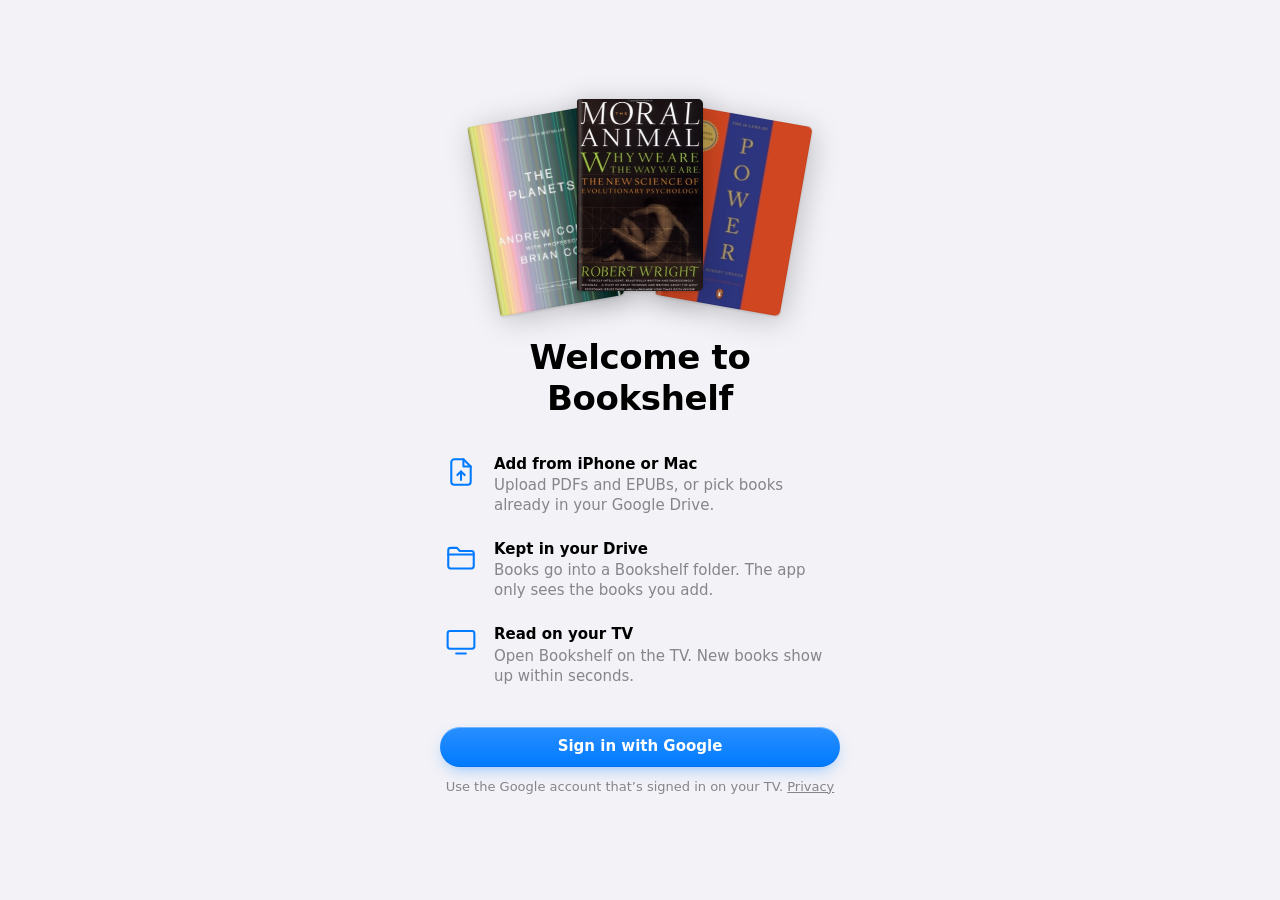
<file: drive/index.html>
<!DOCTYPE html>
<html lang="en">
<head>
    <meta charset="utf-8">
    <meta name="viewport" content="width=device-width, initial-scale=1, viewport-fit=cover">
    <meta name="color-scheme" content="light dark">
    <meta name="theme-color" content="#f2f2f7" media="(prefers-color-scheme: light)">
    <meta name="theme-color" content="#000000" media="(prefers-color-scheme: dark)">
    <meta name="apple-mobile-web-app-title" content="Bookshelf">
    <title>Bookshelf</title>
    <link rel="icon" href="icon.png">
    <link rel="apple-touch-icon" href="icon.png">
    <link rel="stylesheet" href="drive.css?v=6927600">
    <script src="config.js?v=6927600"></script>
    <script src="../tv/vendor/fflate.js?v=6927600"></script>
    <script src="../tv/js/drive-api.js?v=6927600"></script>
    <script src="../tv/js/bookmeta.js?v=6927600"></script>
    <script src="app.js?v=6927600" defer></script>
</head>
<body>
    <div id="navbar" class="navbar" aria-hidden="true"><span>Bookshelf</span></div>

    <main>
        <div id="loading" class="loading" hidden>
            <svg class="spinner" viewBox="0 0 24 24" aria-label="Loading"><g stroke-width="2.2" stroke-linecap="round"><line x1="12" y1="2.5" x2="12" y2="6.5"/><line x1="12" y1="2.5" x2="12" y2="6.5" transform="rotate(45 12 12)"/><line x1="12" y1="2.5" x2="12" y2="6.5" transform="rotate(90 12 12)"/><line x1="12" y1="2.5" x2="12" y2="6.5" transform="rotate(135 12 12)"/><line x1="12" y1="2.5" x2="12" y2="6.5" transform="rotate(180 12 12)"/><line x1="12" y1="2.5" x2="12" y2="6.5" transform="rotate(225 12 12)"/><line x1="12" y1="2.5" x2="12" y2="6.5" transform="rotate(270 12 12)"/><line x1="12" y1="2.5" x2="12" y2="6.5" transform="rotate(315 12 12)"/></g></svg>
        </div>

        <section id="signedOut" class="welcome">
            <div class="fan" aria-hidden="true">
                <span class="tome t1"><img src="covers/planets.jpg" alt=""></span>
                <span class="tome t2"><img src="covers/moral-animal.jpg" alt=""></span>
                <span class="tome t3"><img src="covers/power.jpg" alt=""></span>
            </div>
            <h1>Welcome to Bookshelf</h1>
            <ul class="features">
                <li>
                    <svg viewBox="0 0 28 28" aria-hidden="true"><path d="M16 3.5H8.5a2.5 2.5 0 0 0-2.5 2.5v16a2.5 2.5 0 0 0 2.5 2.5h11a2.5 2.5 0 0 0 2.5-2.5V9.5z"/><path d="M16 3.5v6h6M14 20.5v-7m0 0-3 3m3-3 3 3"/></svg>
                    <div><strong>Add from iPhone or Mac</strong><span>Upload PDFs and EPUBs, or pick books already in your Google Drive.</span></div>
                </li>
                <li>
                    <svg viewBox="0 0 28 28" aria-hidden="true"><path d="M3.5 8.5a2 2 0 0 1 2-2h5.2l2.3 2.5h9.5a2 2 0 0 1 2 2v10.5a2 2 0 0 1-2 2h-17a2 2 0 0 1-2-2z"/><path d="M3.5 12h21"/></svg>
                    <div><strong>Kept in your Drive</strong><span>Books go into a Bookshelf folder. The app only sees the books you add.</span></div>
                </li>
                <li>
                    <svg viewBox="0 0 28 28" aria-hidden="true"><rect x="3" y="5" width="22" height="14.5" rx="2"/><path d="M10 23.5h8"/></svg>
                    <div><strong>Read on your TV</strong><span>Open Bookshelf on the TV. New books show up within seconds.</span></div>
                </li>
            </ul>
            <button id="signIn" class="prominent" type="button">Sign in with Google</button>
            <p class="fine">Use the Google account that’s signed in on your TV. <a href="privacy.html">Privacy</a></p>
            <p id="setup" class="alert" role="alert" hidden></p>
        </section>

        <section id="signedIn" hidden>
            <header class="title-row">
                <h1 id="title">Bookshelf</h1>
                <div class="add">
                    <label id="drop" class="row">
                        <input id="pick" type="file" accept=".pdf,.epub,application/pdf,application/epub+zip" multiple>
                        <span class="tile blue"><svg viewBox="0 0 28 28" aria-hidden="true"><path d="M14 19V6m0 0-5 5m5-5 5 5M6 18v2.5A2.5 2.5 0 0 0 8.5 23h11a2.5 2.5 0 0 0 2.5-2.5V18"/></svg></span>
                        <span class="text"><strong><span class="long">Add PDFs or EPUBs</span><span class="short">Add Books</span></strong><span class="sub">Choose from Files or Photos</span></span>
                        <svg class="chev" viewBox="0 0 8 14" aria-hidden="true"><path d="m1.5 1.5 5 5.5-5 5.5"/></svg>
                    </label>
                    <button id="fromDrive" class="row" type="button">
                        <span class="tile green"><svg viewBox="0 0 28 28" aria-hidden="true"><path d="M3.5 8.5a2 2 0 0 1 2-2h5.2l2.3 2.5h9.5a2 2 0 0 1 2 2v10.5a2 2 0 0 1-2 2h-17a2 2 0 0 1-2-2z"/><path d="M3.5 12h21"/></svg></span>
                        <span class="text"><strong><span class="long">Choose from Google Drive</span><span class="short">Google Drive</span></strong><span class="sub">Books already in your Drive</span></span>
                        <svg class="chev" viewBox="0 0 8 14" aria-hidden="true"><path d="m1.5 1.5 5 5.5-5 5.5"/></svg>
                    </button>
                </div>
                <button id="avatar" class="avatar" type="button" aria-label="Account" aria-haspopup="menu"></button>
            </header>

            <ul id="queue" class="group queue" aria-live="polite"></ul>

            <section class="library">
                <div class="section-head"><h2>Library</h2><span id="count" class="count"></span></div>
                <div id="empty" class="empty" hidden>
                    <svg viewBox="0 0 56 56" aria-hidden="true"><path d="M8 12.5c6-2.5 13-2.5 20 2 7-4.5 14-4.5 20-2v31c-6-2.5-13-2.5-20 2-7-4.5-14-4.5-20-2zM28 14.5v31"/></svg>
                    <strong>No Books Yet</strong>
                    <span>Books you add here show up on your TV a few seconds later.</span>
                </div>
                <ul id="books" class="books"></ul>
            </section>

            <footer>Uploaded books go into the <b>Bookshelf</b> folder of your Google Drive. Removing one moves it to the Drive trash. A book you picked from elsewhere in Drive just leaves Bookshelf.<span class="mac-only"> You can also drag books onto this page.</span> <a href="privacy.html">Privacy</a></footer>
        </section>
    </main>

    <div id="menu" class="menu" role="menu" tabindex="-1" hidden></div>

    <dialog id="editor" class="editor">
        <form id="editForm">
            <div class="ed-bar">
                <button class="circle" type="button" data-close aria-label="Cancel"><svg viewBox="0 0 24 24" aria-hidden="true"><path d="M6.5 6.5l11 11M17.5 6.5l-11 11"/></svg></button>
                <strong>Edit Details</strong>
                <button class="circle tinted" type="submit" aria-label="Save"><svg viewBox="0 0 24 24" aria-hidden="true"><path d="M5 12.5l4.5 4.5L19 7.5"/></svg></button>
            </div>
            <strong class="ed-title">Edit Details</strong>
            <div class="fields">
                <label><span>Title</span><input name="title" autocomplete="off" spellcheck="false" autofocus></label>
                <label><span>Author</span><input name="author" autocomplete="off" spellcheck="false" placeholder="Unknown"></label>
            </div>
            <div class="ed-buttons">
                <button class="push" type="button" data-close>Cancel</button>
                <button class="push default" type="submit">Save</button>
            </div>
        </form>
    </dialog>

    <dialog id="alert" class="alert-box">
        <img src="icon.png" alt="">
        <strong id="alertTitle"></strong>
        <p id="alertText"></p>
        <div class="alert-buttons">
            <button class="push default" type="button" data-close autofocus>Cancel</button>
            <button id="alertOk" class="push danger" type="button">Remove</button>
        </div>
    </dialog>

    <div id="dropzone" class="dropzone" hidden><div><svg viewBox="0 0 28 28" aria-hidden="true"><path d="M14 19V6m0 0-5 5m5-5 5 5M6 18v2.5A2.5 2.5 0 0 0 8.5 23h11a2.5 2.5 0 0 0 2.5-2.5V18"/></svg><strong>Drop to Add to Bookshelf</strong></div></div>
</body>
</html>
</file>
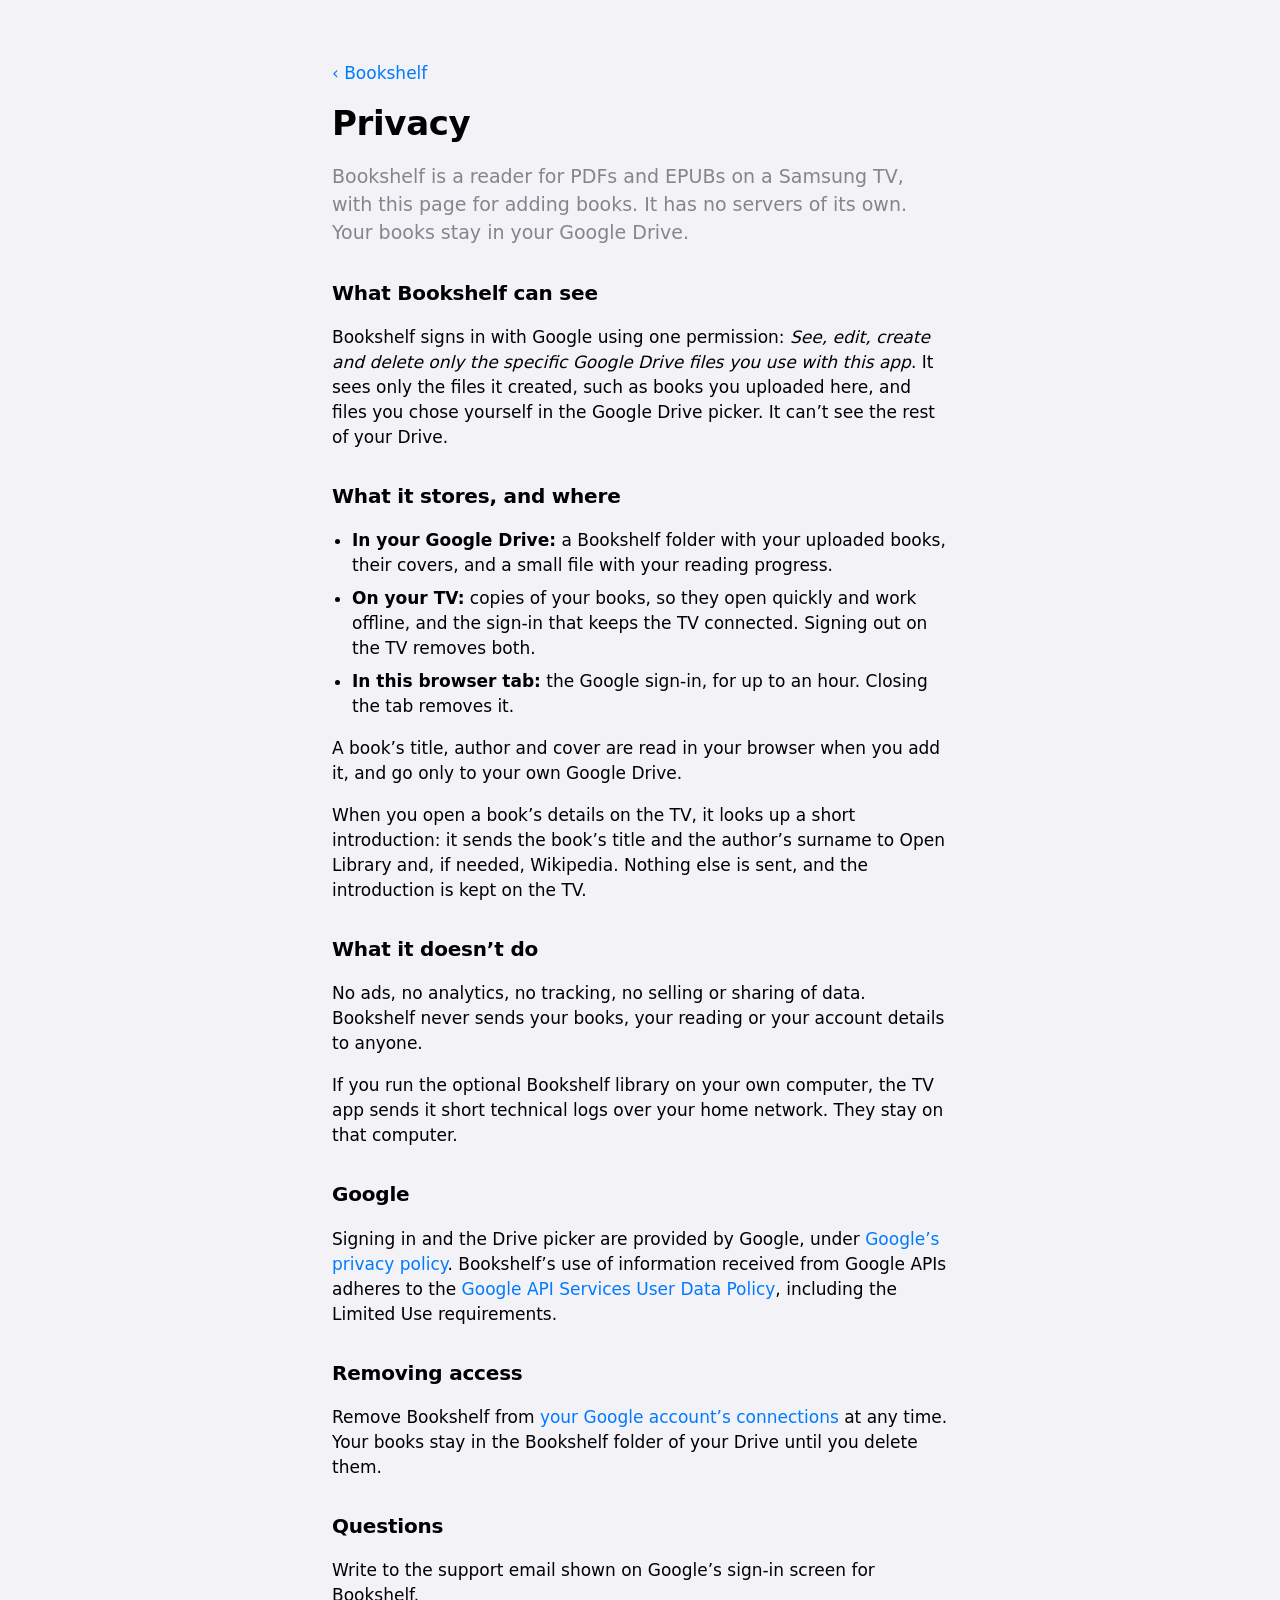
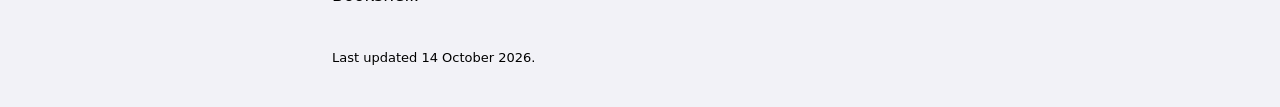
<file: drive/privacy.html>
<!DOCTYPE html>
<html lang="en">
<head>
    <meta charset="utf-8">
    <meta name="viewport" content="width=device-width, initial-scale=1, viewport-fit=cover">
    <meta name="color-scheme" content="light dark">
    <title>Bookshelf · Privacy</title>
    <link rel="icon" href="icon.png">
    <link rel="stylesheet" href="drive.css?v=6927600">
</head>
<body>
    <main class="doc">
        <p><a href="./">‹ Bookshelf</a></p>
        <h1>Privacy</h1>
        <p class="lede">Bookshelf is a reader for PDFs and EPUBs on a Samsung TV, with this page for adding books. It has no servers of its own. Your books stay in your Google Drive.</p>

        <h2>What Bookshelf can see</h2>
        <p>Bookshelf signs in with Google using one permission: <i>See, edit, create and delete only the specific Google Drive files you use with this app</i>. It sees only the files it created, such as books you uploaded here, and files you chose yourself in the Google Drive picker. It can’t see the rest of your Drive.</p>

        <h2>What it stores, and where</h2>
        <ul>
            <li><b>In your Google Drive:</b> a Bookshelf folder with your uploaded books, their covers, and a small file with your reading progress.</li>
            <li><b>On your TV:</b> copies of your books, so they open quickly and work offline, and the sign-in that keeps the TV connected. Signing out on the TV removes both.</li>
            <li><b>In this browser tab:</b> the Google sign-in, for up to an hour. Closing the tab removes it.</li>
        </ul>
        <p>A book’s title, author and cover are read in your browser when you add it, and go only to your own Google Drive.</p>
        <p>When you open a book’s details on the TV, it looks up a short introduction: it sends the book’s title and the author’s surname to Open Library and, if needed, Wikipedia. Nothing else is sent, and the introduction is kept on the TV.</p>

        <h2>What it doesn’t do</h2>
        <p>No ads, no analytics, no tracking, no selling or sharing of data. Bookshelf never sends your books, your reading or your account details to anyone.</p>
        <p>If you run the optional Bookshelf library on your own computer, the TV app sends it short technical logs over your home network. They stay on that computer.</p>

        <h2>Google</h2>
        <p>Signing in and the Drive picker are provided by Google, under <a href="https://policies.google.com/privacy">Google’s privacy policy</a>. Bookshelf’s use of information received from Google APIs adheres to the <a href="https://developers.google.com/terms/api-services-user-data-policy">Google API Services User Data Policy</a>, including the Limited Use requirements.</p>

        <h2>Removing access</h2>
        <p>Remove Bookshelf from <a href="https://myaccount.google.com/connections">your Google account’s connections</a> at any time. Your books stay in the Bookshelf folder of your Drive until you delete them.</p>

        <h2>Questions</h2>
        <p>Write to the support email shown on Google’s sign-in screen for Bookshelf.</p>
        <p class="fine">Last updated 14 October 2026.</p>
    </main>
</body>
</html>
</file>
<file: drive/drive.css>
/* Bookshelf upload page — the look of iOS 26 and macOS 26: system font,
   Liquid Glass menus and buttons, grouped lists, Apple's system colors.
   A touch screen gets iPhone controls; a mouse or trackpad gets Mac ones
   (menus with a blue highlight, push buttons, alerts, the arrow cursor). */

:root {
    --bg: #f2f2f7;
    --card: #ffffff;
    --label: #000000;
    --label-2: rgba(60, 60, 67, 0.6);
    --label-3: rgba(60, 60, 67, 0.3);
    --sep: rgba(60, 60, 67, 0.29);
    --fill: rgba(120, 120, 128, 0.08);
    --fill-2: rgba(120, 120, 128, 0.16);
    --blue: #007aff;
    --green: #34c759;
    --red: #ff3b30;
    --ring: rgba(0, 122, 255, 0.5);
    --glass: rgba(255, 255, 255, 0.66);
    --glass-hover: rgba(255, 255, 255, 0.85);
    --menu: rgba(255, 255, 255, 0.82);
    --rim: rgba(255, 255, 255, 0.9);
    --rim-2: rgba(255, 255, 255, 0.4);
    --edge: rgba(0, 0, 0, 0.08);
    --glass-shadow: 0 10px 34px rgba(0, 0, 0, 0.12), 0 2px 6px rgba(0, 0, 0, 0.04);
    --sheet: #f2f2f7;
    --sheet-group: #ffffff;
    --raised: #ffffff;
    --field: #ffffff;
    --push: #ffffff;
    --edge-fade: rgba(242, 242, 247, 0.86);
    --veil: rgba(242, 242, 247, 0.72);
    --alert: rgba(255, 59, 48, 0.1);
    --book-shadow: 0 1px 2px rgba(0, 0, 0, 0.1), 0 12px 24px -10px rgba(0, 0, 0, 0.35);
    --book-edge: rgba(0, 0, 0, 0.1);
    color-scheme: light dark;
}
@media (prefers-color-scheme: dark) {
    :root {
        --bg: #000000;
        --card: #1c1c1e;
        --label: #ffffff;
        --label-2: rgba(235, 235, 245, 0.6);
        --label-3: rgba(235, 235, 245, 0.3);
        --sep: rgba(84, 84, 88, 0.65);
        --fill: rgba(120, 120, 128, 0.16);
        --fill-2: rgba(120, 120, 128, 0.28);
        --blue: #0a84ff;
        --green: #30d158;
        --red: #ff453a;
        --ring: rgba(10, 132, 255, 0.6);
        --glass: rgba(40, 40, 42, 0.62);
        --glass-hover: rgba(58, 58, 60, 0.75);
        --menu: rgba(44, 44, 46, 0.8);
        --rim: rgba(255, 255, 255, 0.24);
        --rim-2: rgba(255, 255, 255, 0.07);
        --edge: rgba(0, 0, 0, 0.55);
        --glass-shadow: 0 12px 44px rgba(0, 0, 0, 0.6);
        --sheet: #1c1c1e;
        --sheet-group: #2c2c2e;
        --raised: #2a2a2c;
        --field: rgba(255, 255, 255, 0.07);
        --push: rgba(255, 255, 255, 0.16);
        --edge-fade: rgba(0, 0, 0, 0.8);
        --veil: rgba(0, 0, 0, 0.72);
        --alert: rgba(255, 69, 58, 0.16);
        --book-shadow: 0 1px 2px rgba(0, 0, 0, 0.6), 0 14px 28px -10px rgba(0, 0, 0, 0.9);
        --book-edge: rgba(255, 255, 255, 0.12);
    }
}

[hidden] { display: none !important; }
* { box-sizing: border-box; }
html { background: var(--bg); -webkit-text-size-adjust: 100%; }
body {
    margin: 0; background: var(--bg); color: var(--label);
    font: 17px/1.3 -apple-system, BlinkMacSystemFont, 'SF Pro Text', 'Helvetica Neue', system-ui, sans-serif;
    -webkit-font-smoothing: antialiased;
}
button, label { -webkit-tap-highlight-color: transparent; }
button { font: inherit; color: inherit; }
:focus-visible { outline: 3px solid var(--ring); outline-offset: 2px; }
svg { display: block; }
.mac-only { display: none; }

main {
    max-width: 1000px; margin: 0 auto;
    padding: calc(env(safe-area-inset-top) + 20px) max(16px, env(safe-area-inset-right)) calc(env(safe-area-inset-bottom) + 40px) max(16px, env(safe-area-inset-left));
}
h1 { margin: 0; font-size: 34px; font-weight: 700; line-height: 1.2; letter-spacing: -0.01em; }
h2 { margin: 0; font-size: 22px; font-weight: 700; letter-spacing: -0.01em; }

/* Liquid Glass: a blurred, tinted pane with a light rim along its edges. */
.menu, .circle {
    background: var(--glass);
    -webkit-backdrop-filter: blur(22px) saturate(190%); backdrop-filter: blur(22px) saturate(190%);
    box-shadow: inset 1px 1.5px 0 -0.5px var(--rim), inset -1px -1px 0 -0.5px var(--rim-2), 0 0 0 0.5px var(--edge), var(--glass-shadow);
}

/* ---- Title that moves to the top on scroll (the scroll edge effect) ------------ */

.navbar {
    position: fixed; z-index: 10; top: 0; left: 0; right: 0;
    height: calc(58px + env(safe-area-inset-top)); padding: env(safe-area-inset-top) 0 8px;
    display: flex; align-items: center; justify-content: center; font-weight: 600;
    background: linear-gradient(var(--edge-fade), var(--edge-fade) 50%, transparent);
    -webkit-backdrop-filter: blur(10px); backdrop-filter: blur(10px);
    -webkit-mask-image: linear-gradient(#000 55%, transparent); mask-image: linear-gradient(#000 55%, transparent);
    opacity: 0; pointer-events: none; transition: opacity 0.25s;
}
.navbar.on { opacity: 1; }

/* ---- Loading ---------------------------------------------------------------- */

.loading { display: grid; place-items: center; min-height: 60vh; }
.spinner { width: 30px; height: 30px; stroke: var(--label-2); animation: spin 0.8s steps(8) infinite; }
.spinner line:nth-child(1) { opacity: 0.15; } .spinner line:nth-child(2) { opacity: 0.25; }
.spinner line:nth-child(3) { opacity: 0.35; } .spinner line:nth-child(4) { opacity: 0.45; }
.spinner line:nth-child(5) { opacity: 0.55; } .spinner line:nth-child(6) { opacity: 0.7; }
.spinner line:nth-child(7) { opacity: 0.85; } .spinner line:nth-child(8) { opacity: 1; }
@keyframes spin { to { transform: rotate(360deg); } }

/* ---- Welcome (signed out) ----------------------------------------------------- */

.welcome { max-width: 420px; margin: 0 auto; padding-top: 3vh; }
.welcome h1 { text-align: center; }

.fan { position: relative; height: 222px; margin-bottom: 26px; }
.tome {
    position: absolute; left: 50%; top: 10px; width: 126px; height: 192px; margin-left: -63px; overflow: hidden;
    border-radius: 3px 5px 5px 3px; background: var(--fill-2);
    box-shadow: 3px 5px 30px rgba(0, 0, 0, 0.22), 0 1px 3px rgba(0, 0, 0, 0.12);
    transform: var(--to); animation: fan 0.9s cubic-bezier(0.2, 0.8, 0.2, 1) 0.1s both;
}
.tome img { display: block; width: 100%; height: 100%; object-fit: cover; }
.tome::after, .cover::after {
    content: ''; position: absolute; inset: 0; pointer-events: none; border-radius: inherit;
    background: linear-gradient(90deg, rgba(0, 0, 0, 0.22) 0, rgba(255, 255, 255, 0.2) 2.5%, rgba(255, 255, 255, 0) 5%, rgba(0, 0, 0, 0.06) 7%, rgba(0, 0, 0, 0) 12%);
    box-shadow: inset 0 0 0 0.5px var(--book-edge);
}
.t1 { --to: translate(-94px, 16px) rotate(-10deg); }
.t2 { --to: none; z-index: 1; }
.t3 { --to: translate(94px, 16px) rotate(10deg); }
@keyframes fan { from { opacity: 0; transform: translateY(18px) scale(0.94); } }

.features { list-style: none; margin: 36px 0 40px; padding: 0 4px; }
.features li { display: grid; grid-template-columns: 34px 1fr; gap: 16px; align-items: start; }
.features li + li { margin-top: 24px; }
.features svg { width: 34px; height: 34px; fill: none; stroke: var(--blue); stroke-width: 1.7; stroke-linecap: round; stroke-linejoin: round; }
.features strong { display: block; font-size: 15px; font-weight: 600; }
.features span { display: block; margin-top: 2px; color: var(--label-2); font-size: 15px; line-height: 1.33; }

/* Prominent glass button: a tinted capsule that swells a little when pressed. */
button.prominent {
    display: block; width: 100%; min-height: 52px; padding: 14px 24px; border: 0; border-radius: 999px;
    background: var(--blue) linear-gradient(rgba(255, 255, 255, 0.16), rgba(255, 255, 255, 0)); color: #fff; font-weight: 600;
    box-shadow: inset 0 1px 0 rgba(255, 255, 255, 0.35), inset 0 -1px 0 rgba(0, 0, 0, 0.08), 0 6px 16px -6px rgba(0, 122, 255, 0.5);
    cursor: pointer; transition: transform 0.25s cubic-bezier(0.3, 1.5, 0.5, 1), filter 0.2s;
}
button.prominent:active { transform: scale(1.03); filter: brightness(1.08); }
button.prominent:disabled { opacity: 0.55; transform: none; filter: none; }
.fine { margin: 12px 0 0; color: var(--label-2); font-size: 13px; text-align: center; }
.alert {
    position: relative; margin: 20px 0 0; padding: 12px 14px 12px 44px; border-radius: 16px;
    background: var(--alert); font-size: 15px; line-height: 1.35;
}
.alert::before {
    content: '!'; position: absolute; left: 14px; top: 12px; width: 20px; height: 20px; border-radius: 50%;
    background: var(--red); color: #fff; font-size: 14px; font-weight: 700; line-height: 20px; text-align: center;
}

/* ---- Signed in ------------------------------------------------------------------ */

.title-row { display: grid; grid-template-columns: 1fr auto; grid-template-areas: 'title avatar' 'add add'; align-items: center; gap: 0 12px; margin-top: 4px; }
.title-row h1 { grid-area: title; }
.avatar {
    grid-area: avatar; display: grid; place-items: center; width: 36px; height: 36px; padding: 0; border: 0; border-radius: 50%;
    background: linear-gradient(180deg, #a6adba, #848a96); color: #fff; font-size: 15px; font-weight: 600; cursor: pointer;
    box-shadow: inset 0 0.5px 0 rgba(255, 255, 255, 0.4);
}
.avatar:active { filter: brightness(0.9); }

/* Inset grouped list, as in Settings. */
.add, .queue { margin: 0; padding: 0; list-style: none; border-radius: 26px; background: var(--card); overflow: hidden; }
.add { grid-area: add; margin-top: 18px; }
.row {
    position: relative; display: flex; align-items: center; gap: 14px; width: 100%; min-height: 62px; margin: 0; padding: 10px 18px;
    border: 0; background: none; text-align: left; cursor: pointer; user-select: none; -webkit-user-select: none; transition: background-color 0.15s;
}
.row + .row::before, .queue li + li::before {
    content: ''; position: absolute; top: 0; right: 0; left: 62px; height: 1px; background: var(--sep); transform: scaleY(0.5); transform-origin: top;
}
.row:active { background: var(--fill-2); }
.row:focus-visible { outline-offset: -3px; }
.row input { position: absolute; width: 1px; height: 1px; opacity: 0; }
.tile {
    flex: none; display: grid; place-items: center; width: 30px; height: 30px; border-radius: 8px; color: #fff;
    background-image: linear-gradient(rgba(255, 255, 255, 0.2), rgba(255, 255, 255, 0)); box-shadow: inset 0 0.5px 0 rgba(255, 255, 255, 0.35);
}
.tile.blue { background-color: var(--blue); }
.tile.green { background-color: var(--green); }
.tile svg { width: 19px; height: 19px; fill: none; stroke: currentColor; stroke-width: 2.3; stroke-linecap: round; stroke-linejoin: round; }
#pick:focus-visible + .tile { box-shadow: 0 0 0 3px var(--ring); }
.row .text { flex: 1; min-width: 0; }
.row strong { display: block; font-weight: 400; }
.row .short { display: none; }
.row .sub { display: block; margin-top: 1px; color: var(--label-2); font-size: 13px; }
.chev { flex: none; width: 8px; height: 14px; fill: none; stroke: var(--label-3); stroke-width: 2; stroke-linecap: round; stroke-linejoin: round; }

/* Uploads in progress. */
.queue { margin-top: 16px; }
.queue:empty { display: none; }
.queue li {
    position: relative; display: grid; grid-template-columns: 30px 1fr auto; align-items: center; gap: 6px 14px; padding: 12px 18px;
    transition: opacity 0.3s, transform 0.3s;
}
.queue li.gone { opacity: 0; transform: translateY(-4px); }
.queue .kind {
    grid-row: span 2; display: grid; place-items: end center; width: 30px; height: 38px; padding-bottom: 5px;
    border-radius: 4px 9px 4px 4px; background: #8e8e93; color: #fff; font-size: 8px; font-weight: 700; letter-spacing: 0.04em;
}
.queue .kind.pdf { background: linear-gradient(180deg, #ff6259, #e5352b); }
.queue .kind.epub { background: linear-gradient(180deg, #ffa53d, #f27a0e); }
.queue .name { min-width: 0; overflow: hidden; text-overflow: ellipsis; white-space: nowrap; font-size: 15px; }
.queue .state { color: var(--label-2); font-size: 13px; font-variant-numeric: tabular-nums; white-space: nowrap; }
.queue .state.ok { color: var(--green); }
.queue .state.bad { grid-column: 2 / -1; color: var(--red); white-space: normal; }
.queue .bar { grid-column: 2 / -1; height: 4px; border-radius: 2px; background: var(--fill-2); overflow: hidden; }
.queue .bar i { display: block; width: 0; height: 100%; border-radius: 2px; background: var(--blue); transition: width 0.2s linear; }
.queue li.ok .bar, .queue li.bad .bar { display: none; }
.queue li.ok .kind { grid-row: auto; }

/* ---- Library ------------------------------------------------------------------- */

.library { margin-top: 36px; }
.section-head { display: flex; align-items: baseline; justify-content: space-between; gap: 12px; margin: 0 2px 16px; }
.count { color: var(--label-2); font-size: 15px; }

.books { list-style: none; margin: 0; padding: 0; display: grid; grid-template-columns: repeat(auto-fill, minmax(148px, 1fr)); gap: 26px 16px; }
.book { min-width: 0; display: flex; flex-direction: column; transition: opacity 0.2s; }
.book.busy { opacity: 0.35; pointer-events: none; }
.books.intro .book { animation: rise 0.6s cubic-bezier(0.2, 0.8, 0.2, 1) both; animation-delay: calc(var(--i) * 40ms); }
@keyframes rise { from { opacity: 0; transform: translateY(14px); } }

.cover {
    position: relative; display: block; width: 100%; aspect-ratio: 2 / 3; padding: 0; border: 0; border-radius: 3px 6px 6px 3px;
    overflow: hidden; background: var(--fill-2); box-shadow: var(--book-shadow); cursor: pointer; -webkit-touch-callout: none;
    transition: transform 0.3s cubic-bezier(0.3, 1.4, 0.5, 1);
}
.cover:active { transform: scale(0.97); }
.cover img { position: absolute; inset: 0; width: 100%; height: 100%; object-fit: cover; animation: fade 0.3s ease both; }
.cover .gen {
    position: absolute; inset: 0; display: flex; flex-direction: column; align-items: center; padding: 22% 12px 12%; color: rgba(255, 255, 255, 0.95); text-align: center;
    background: linear-gradient(165deg, hsl(var(--h), 34%, 44%), hsl(calc(var(--h) + 28), 40%, 21%));
}
.cover .gen b {
    display: -webkit-box; -webkit-line-clamp: 5; -webkit-box-orient: vertical; overflow: hidden; word-break: break-word;
    font: 600 18px/1.15 ui-serif, 'New York', 'Iowan Old Style', Georgia, serif;
}
.cover .gen i { width: 24px; height: 1px; margin: 12px 0; background: currentColor; opacity: 0.5; }
.cover .gen small { margin-top: auto; font-size: 9px; font-weight: 600; letter-spacing: 0.1em; text-transform: uppercase; opacity: 0.8; }

.book .title {
    margin-top: 12px; font-size: 15px; font-weight: 600; line-height: 1.25;
    display: -webkit-box; -webkit-line-clamp: 2; -webkit-box-orient: vertical; overflow: hidden; word-break: break-word;
}
.book .author { margin-top: 2px; color: var(--label-2); font-size: 13px; white-space: nowrap; overflow: hidden; text-overflow: ellipsis; }
.book .status { display: flex; align-items: center; justify-content: space-between; gap: 8px; margin-top: auto; padding-top: 4px; }
.book .state { color: var(--label-2); font-size: 12px; font-variant-numeric: tabular-nums; }
.book .state.new { color: var(--blue); font-size: 11px; font-weight: 700; letter-spacing: 0.06em; text-transform: uppercase; }
.book .state.done::before { content: '✓ '; }
.more {
    flex: none; display: grid; place-items: center; width: 30px; height: 30px; margin-right: -6px; padding: 0; border: 0; border-radius: 50%;
    background: none; color: var(--label-2); cursor: pointer; transition: background-color 0.15s;
}
.more svg { width: 18px; height: 18px; fill: currentColor; }
.more:active, .more[aria-expanded='true'] { background: var(--fill-2); }

.empty { display: flex; flex-direction: column; align-items: center; padding: 44px 24px 24px; text-align: center; }
.empty svg { width: 56px; height: 56px; margin-bottom: 14px; fill: none; stroke: var(--label-3); stroke-width: 2.2; stroke-linejoin: round; }
.empty strong { font-size: 20px; font-weight: 700; }
.empty span { max-width: 300px; margin-top: 6px; color: var(--label-2); font-size: 15px; line-height: 1.35; }

footer { max-width: 520px; margin: 56px auto 0; padding: 0 12px; color: var(--label-2); font-size: 12px; line-height: 1.45; text-align: center; }
footer b { color: var(--label); font-weight: 600; }

footer a, .fine a { color: inherit; }

/* ---- Privacy page ---------------------------------------------------------------- */

.doc { max-width: 680px; line-height: 1.47; }
.doc a { color: var(--blue); text-decoration: none; }
.doc a:hover { text-decoration: underline; }
.doc h1 { margin-top: 12px; }
.doc h2 { margin: 32px 0 8px; font-size: 20px; }
.doc p, .doc li { color: var(--label); }
.doc .lede { color: var(--label-2); font-size: 19px; }
.doc ul { padding-left: 20px; }
.doc li + li { margin-top: 8px; }
.doc .fine { margin-top: 40px; text-align: left; }

/* ---- Drag and drop -------------------------------------------------------------- */

.dropzone {
    position: fixed; z-index: 30; inset: 0; padding: 14px; background: var(--veil);
    -webkit-backdrop-filter: blur(12px); backdrop-filter: blur(12px); animation: fade 0.15s ease both; pointer-events: none;
}
.dropzone > div {
    display: flex; flex-direction: column; align-items: center; justify-content: center; gap: 16px; height: 100%;
    border: 3px solid var(--blue); border-radius: 26px; background: rgba(0, 122, 255, 0.08); color: var(--blue); font-size: 22px; font-weight: 600;
}
.dropzone svg { width: 72px; height: 72px; padding: 16px; border-radius: 50%; background: var(--blue); fill: none; stroke: #fff; stroke-width: 2.1; stroke-linecap: round; stroke-linejoin: round; }

/* ---- Menus (iPhone): open from the button, grow out of it ------------------------ */

.menu {
    position: fixed; z-index: 40; min-width: 250px; max-width: min(300px, calc(100vw - 24px)); padding: 6px 0;
    background-color: var(--menu); border-radius: 24px; overflow: hidden; outline: none; animation: menu-in 0.45s cubic-bezier(0.25, 1.25, 0.45, 1) both;
}
.menu.out { animation: menu-out 0.2s ease-in both; }
@keyframes menu-in { from { opacity: 0; transform: scale(0.25); } 35% { opacity: 1; } }
@keyframes menu-out { to { opacity: 0; transform: scale(0.85); } }
.m-head { position: relative; padding: 10px 20px; color: var(--label-2); font-size: 13px; line-height: 1.3; }
.m-head strong { display: block; font-weight: 600; }
.m-head span { display: block; overflow-wrap: anywhere; }
.m-head::after, .m-sep { content: ''; display: block; height: 1px; background: var(--sep); transform: scaleY(0.5); }
.m-head::after { position: absolute; left: 0; right: 0; bottom: 0; }
.m-sep { margin: 4px 20px; }
.m-item {
    display: flex; align-items: center; gap: 14px; width: 100%; min-height: 46px; padding: 11px 20px; border: 0; background: none;
    color: var(--label); font-size: 17px; text-align: left; user-select: none; -webkit-user-select: none; cursor: pointer;
}
.m-item svg { flex: none; width: 21px; height: 21px; fill: none; stroke: currentColor; stroke-width: 1.7; stroke-linecap: round; stroke-linejoin: round; }
.m-item.danger { color: var(--red); }
.m-item:active, .m-item:focus-visible { outline: none; background: var(--fill-2); }

/* ---- Edit form (iPhone): a sheet with round glass buttons ------------------------- */

dialog {
    position: fixed; inset: 0; max-width: none; max-height: none; margin: auto; padding: 0;
    border: 0; background: none; color: var(--label); overflow: visible;
}
dialog:focus { outline: none; }
dialog::backdrop { background: rgba(0, 0, 0, 0.25); animation: fade 0.3s ease both; }
dialog.closing::backdrop { animation: fade 0.25s ease reverse both; }
@keyframes fade { from { opacity: 0; } }

.editor {
    width: 100%; height: auto; margin: calc(env(safe-area-inset-top) + 10px) 0 0; border-radius: 38px 38px 0 0;
    background: var(--sheet); box-shadow: 0 -4px 40px rgba(0, 0, 0, 0.15); animation: sheet-up 0.5s cubic-bezier(0.2, 0.95, 0.25, 1) both;
}
.editor.closing { animation: sheet-down 0.3s cubic-bezier(0.4, 0, 1, 1) both; }
@keyframes sheet-up { from { transform: translateY(100%); } }
@keyframes sheet-down { to { transform: translateY(100%); } }
.ed-bar { display: grid; grid-template-columns: 44px 1fr 44px; align-items: center; gap: 8px; padding: 16px 16px 8px; }
.ed-bar strong { text-align: center; font-weight: 600; }
.circle {
    display: grid; place-items: center; width: 44px; height: 44px; padding: 0; border: 0; border-radius: 50%; color: var(--label); cursor: pointer;
    transition: transform 0.25s cubic-bezier(0.3, 1.5, 0.5, 1);
}
.circle.tinted { background: var(--blue); color: #fff; box-shadow: inset 0 1px 0 rgba(255, 255, 255, 0.3), 0 0 0 0.5px var(--edge); }
.circle:active { transform: scale(1.12); }
.circle svg { width: 20px; height: 20px; fill: none; stroke: currentColor; stroke-width: 2.3; stroke-linecap: round; stroke-linejoin: round; }
.ed-title, .ed-buttons { display: none; }
.fields { margin: 16px 16px 0; border-radius: 26px; background: var(--sheet-group); overflow: hidden; }
.fields label { position: relative; display: flex; align-items: center; gap: 12px; min-height: 52px; padding: 0 20px; }
.fields label + label::before { content: ''; position: absolute; top: 0; left: 20px; right: 0; height: 1px; background: var(--sep); transform: scaleY(0.5); transform-origin: top; }
.fields span { flex: none; width: 60px; }
.fields input {
    flex: 1; min-width: 0; padding: 14px 0; border: 0; outline: 0; background: none; color: var(--label);
    font: inherit; caret-color: var(--blue);
}
.fields input::placeholder { color: var(--label-3); }

/* Mac push buttons and the alert (used only with a mouse or trackpad). */
.push {
    min-width: 76px; height: 28px; padding: 0 14px; border: 0; border-radius: 999px; background: var(--push); color: var(--label);
    font-size: 13px; box-shadow: 0 0 0 0.5px var(--edge), 0 0.5px 1.5px rgba(0, 0, 0, 0.12); cursor: default;
}
.push:active { filter: brightness(0.93); }
.push.default {
    background: var(--blue) linear-gradient(rgba(255, 255, 255, 0.17), rgba(255, 255, 255, 0)); color: #fff;
    box-shadow: inset 0 0.5px 0 rgba(255, 255, 255, 0.35), 0 0.5px 1.5px rgba(0, 0, 0, 0.18);
}
.push.danger { color: var(--red); }
.push:focus-visible { outline: none; box-shadow: 0 0 0 0.5px var(--blue), 0 0 0 3.5px var(--ring); }
.alert-box {
    width: 260px; height: fit-content; padding: 20px 16px 16px; border-radius: 20px; background: var(--raised); text-align: center;
    box-shadow: 0 0 0 0.5px var(--edge), 0 24px 70px rgba(0, 0, 0, 0.32); animation: pop 0.22s cubic-bezier(0.2, 0.9, 0.3, 1.2) both;
}
.alert-box.closing { animation: fade 0.15s ease reverse both; }
@keyframes pop { from { opacity: 0; transform: scale(1.08); } }
.alert-box img { display: block; width: 64px; height: 64px; margin: 0 auto 12px; border-radius: 14px; }
.alert-box strong { display: block; font-size: 13px; font-weight: 700; overflow-wrap: anywhere; }
.alert-box p { margin: 6px 0 18px; font-size: 11px; line-height: 1.35; }
.alert-buttons { display: flex; gap: 8px; }
.alert-buttons .push { flex: 1; min-width: 0; }

/* ---- Wider screens (iPad, Mac): the add actions become toolbar capsules ----------- */

@media (min-width: 700px) {
    main { padding-left: 32px; padding-right: 32px; padding-top: 44px; }
    .welcome { padding-top: 5vh; }
    .title-row { grid-template-columns: 1fr auto auto; grid-template-areas: 'title add avatar'; gap: 0 14px; }
    .add { display: flex; gap: 10px; margin: 0; background: none; border-radius: 0; overflow: visible; }
    .add .row { width: auto; min-height: 0; height: 38px; padding: 0 18px 0 13px; gap: 7px; border-radius: 999px; transition: filter 0.15s, background-color 0.15s, transform 0.25s cubic-bezier(0.3, 1.5, 0.5, 1); }
    .add .row::before, .add .sub, .add .chev, .add .long { display: none; }
    .add .short { display: inline; }
    .add .text strong { font-size: 15px; font-weight: 600; }
    .add .tile { width: auto; height: auto; border-radius: 0; background: none; box-shadow: none; color: inherit; }
    .add .tile svg { width: 18px; height: 18px; stroke-width: 2.4; }
    #drop { background: var(--blue) linear-gradient(rgba(255, 255, 255, 0.16), rgba(255, 255, 255, 0)); color: #fff; box-shadow: inset 0 1px 0 rgba(255, 255, 255, 0.3), 0 4px 12px -4px rgba(0, 122, 255, 0.5); }
    #fromDrive {
        background: var(--glass); -webkit-backdrop-filter: blur(22px) saturate(190%); backdrop-filter: blur(22px) saturate(190%);
        box-shadow: inset 1px 1.5px 0 -0.5px var(--rim), inset -1px -1px 0 -0.5px var(--rim-2), 0 0 0 0.5px var(--edge), 0 4px 14px rgba(0, 0, 0, 0.08);
    }
    .add .row:active { transform: scale(1.04); }
    #fromDrive:active { background: var(--glass-hover); }
    .queue { margin-top: 24px; border-radius: 20px; }
    .books { grid-template-columns: repeat(auto-fill, minmax(156px, 1fr)); gap: 34px 26px; }
}

/* ---- Mouse or trackpad: Mac controls ------------------------------------------------ */

@media (hover: hover) and (pointer: fine) {
    /* Mac apps keep the arrow pointer over controls. */
    button, label, .cover, .row, button.prominent, .avatar, .more, .circle { cursor: default; }
    .mac-only { display: inline; }
    .welcome { max-width: 400px; }
    button.prominent { min-height: 40px; padding: 10px 20px; font-size: 15px; }
    button.prominent:hover { filter: brightness(1.06); }
    button.prominent:active { transform: none; filter: brightness(0.92); }
    .row:active { background: var(--fill); }
    .add .row:active { transform: none; }
    #drop:hover { filter: brightness(1.07); }
    #drop:active { filter: brightness(0.92); }
    #fromDrive:hover { background: var(--glass-hover); }
    .add .text strong { font-size: 13px; font-weight: 500; }
    .add .row { height: 32px; padding: 0 14px 0 11px; gap: 6px; }
    .add .tile svg { width: 15px; height: 15px; }
    .avatar { width: 32px; height: 32px; font-size: 14px; }
    .avatar:hover { filter: brightness(1.07); }
    .avatar:active { filter: brightness(0.9); }

    /* No lift or press on covers: a Mac shows hover only on the controls. */
    .cover:active { transform: none; }
    .more:hover { background: var(--fill-2); color: var(--label); }
    .book .title { font-size: 13px; }
    .book .author { font-size: 12px; }

    /* Mac menu: compact, a blue highlight that follows the pointer, and the
       chosen item blinks once before the menu fades. */
    .menu { min-width: 220px; max-width: 300px; padding: 5px; border-radius: 13px; animation: fade 0.1s ease-out both; }
    .menu.out { animation: fade 0.2s ease reverse both; }
    .m-head { padding: 3px 9px 6px; font-size: 11px; }
    .m-head::after { left: 9px; right: 9px; }
    .m-sep { margin: 5px 9px; }
    .m-item { min-height: 24px; padding: 3px 9px; gap: 7px; border-radius: 8px; font-size: 13px; cursor: default; }
    .m-item svg { width: 15px; height: 15px; stroke-width: 1.7; }
    .m-item:active { background: none; }
    .m-item:focus, .m-item:focus-visible { outline: none; background: var(--blue); color: #fff; }
    .m-item.blink:focus { background: none; color: var(--label); }
    .m-item.danger.blink:focus { color: var(--red); }

    /* Mac sheet: drops from the top, labels on the left, push buttons below. */
    .editor {
        width: 440px; height: fit-content; margin: 72px auto auto; padding: 20px; border-radius: 20px; background: var(--raised);
        box-shadow: 0 0 0 0.5px var(--edge), 0 24px 70px rgba(0, 0, 0, 0.3); animation: drop-in 0.28s cubic-bezier(0.2, 0.9, 0.3, 1) both;
    }
    .editor.closing { animation: fade 0.18s ease reverse both; }
    @keyframes drop-in { from { opacity: 0; transform: translateY(-16px); } }
    .ed-bar { display: none; }
    .ed-title { display: block; margin-bottom: 18px; font-size: 13px; font-weight: 700; }
    .ed-buttons { display: flex; justify-content: flex-end; gap: 8px; margin-top: 22px; }
    .fields { display: grid; gap: 10px; margin: 0; border-radius: 0; background: none; overflow: visible; }
    .fields label { display: grid; grid-template-columns: 60px 1fr; gap: 10px; min-height: 0; padding: 0; }
    .fields label + label::before { display: none; }
    .fields span { width: auto; font-size: 13px; text-align: right; }
    .fields span::after { content: ':'; }
    .fields input {
        height: 26px; padding: 0 8px; border-radius: 7px; background: var(--field); font-size: 13px;
        box-shadow: 0 0 0 0.5px var(--edge), inset 0 0.5px 1.5px rgba(0, 0, 0, 0.08); transition: box-shadow 0.15s;
    }
    .fields input:focus { box-shadow: 0 0 0 0.5px var(--blue), 0 0 0 3.5px var(--ring); }
}

@media (prefers-reduced-motion: reduce) {
    *, *::before, *::after, ::backdrop { animation-duration: 0.01ms !important; animation-delay: 0s !important; transition-duration: 0.01ms !important; }
}
</file>
